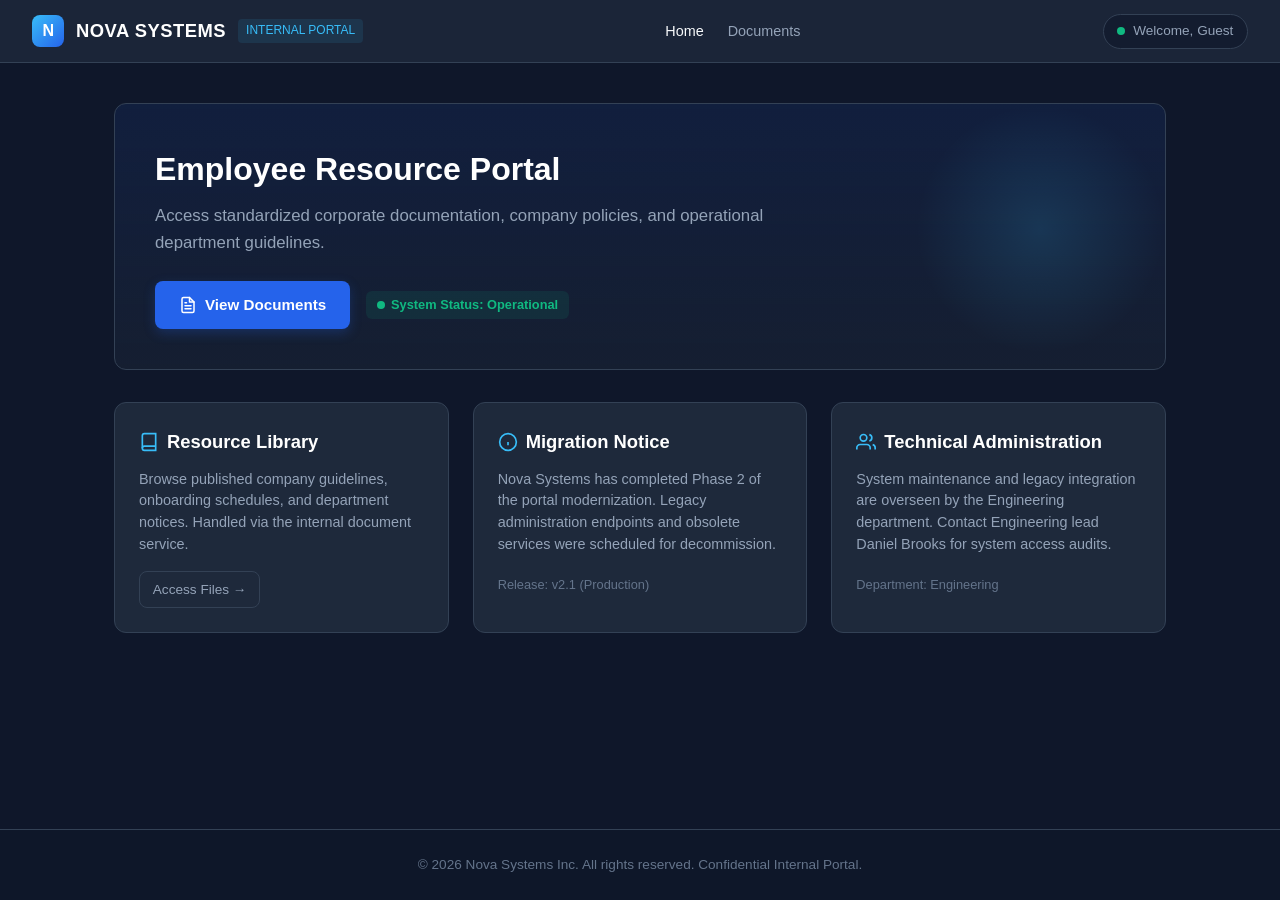
<file: templates/index.html>
<!DOCTYPE html>
<html lang="en">
<head>
  <meta charset="UTF-8">
  <meta name="viewport" content="width=device-width, initial-scale=1.0">
  <title>Nova Systems — Employee Resource Portal</title>
  <link rel="stylesheet" href="/static/style.css">
</head>
<body>
  <!-- Navigation Bar -->
  <nav class="navbar">
    <a href="/" class="nav-brand">
      <div class="brand-icon">N</div>
      <span class="brand-name">NOVA SYSTEMS</span>
      <span class="brand-tag">Internal Portal</span>
    </a>
    <ul class="nav-links">
      <li><a href="/" class="active">Home</a></li>
      <li><a href="/reports?file=welcome.txt">Documents</a></li>
    </ul>
    <div class="user-badge">
      <span class="user-dot"></span>
      <span>Welcome, Guest</span>
    </div>
  </nav>

  <!-- Main Container -->
  <div class="container">
    <div class="hero-banner">
      <h1 class="hero-title">Employee Resource Portal</h1>
      <p class="hero-desc">
        Access standardized corporate documentation, company policies, and operational department guidelines.
      </p>
      <div style="display: flex; gap: 1rem; align-items: center;">
        <a href="/reports?file=welcome.txt" class="btn-primary">
          <svg width="18" height="18" viewBox="0 0 24 24" fill="none" stroke="currentColor" stroke-width="2" stroke-linecap="round" stroke-linejoin="round">
            <path d="M14 2H6a2 2 0 0 0-2 2v16a2 2 0 0 0 2 2h12a2 2 0 0 0 2-2V8z"></path>
            <polyline points="14 2 14 8 20 8"></polyline>
            <line x1="16" y1="13" x2="8" y2="13"></line>
            <line x1="16" y1="17" x2="8" y2="17"></line>
            <polyline points="10 9 9 9 8 9"></polyline>
          </svg>
          View Documents
        </a>
        <span class="status-pill">
          <span class="user-dot" style="background-color: var(--success);"></span>
          System Status: Operational
        </span>
      </div>
    </div>

    <!-- Grid Content -->
    <div class="grid-3">
      <!-- Card 1: Documentation Library -->
      <div class="card">
        <h2 class="card-title">
          <svg width="20" height="20" viewBox="0 0 24 24" fill="none" stroke="currentColor" stroke-width="2">
            <path d="M4 19.5A2.5 2.5 0 0 1 6.5 17H20"></path>
            <path d="M6.5 2H20v20H6.5A2.5 2.5 0 0 1 4 19.5v-15A2.5 2.5 0 0 1 6.5 2z"></path>
          </svg>
          Resource Library
        </h2>
        <p class="card-text">
          Browse published company guidelines, onboarding schedules, and department notices. Handled via the internal document service.
        </p>
        <a href="/reports?file=welcome.txt" class="btn-secondary" style="font-size: 0.85rem; padding: 0.4rem 0.8rem;">
          Access Files &rarr;
        </a>
      </div>

      <!-- Card 2: Portal Migration Notice -->
      <div class="card">
        <h2 class="card-title">
          <svg width="20" height="20" viewBox="0 0 24 24" fill="none" stroke="currentColor" stroke-width="2">
            <circle cx="12" cy="12" r="10"></circle>
            <line x1="12" y1="16" x2="12" y2="12"></line>
            <line x1="12" y1="8" x2="12.01" y2="8"></line>
          </svg>
          Migration Notice
        </h2>
        <p class="card-text">
          Nova Systems has completed Phase 2 of the portal modernization. Legacy administration endpoints and obsolete services were scheduled for decommission.
        </p>
        <span style="font-size: 0.8rem; color: var(--text-dim);">Release: v2.1 (Production)</span>
      </div>

      <!-- Card 3: Department Technical Contacts -->
      <div class="card">
        <h2 class="card-title">
          <svg width="20" height="20" viewBox="0 0 24 24" fill="none" stroke="currentColor" stroke-width="2">
            <path d="M17 21v-2a4 4 0 0 0-4-4H5a4 4 0 0 0-4 4v2"></path>
            <circle cx="9" cy="7" r="4"></circle>
            <path d="M23 21v-2a4 4 0 0 0-3-3.87"></path>
            <path d="M16 3.13a4 4 0 0 1 0 7.75"></path>
          </svg>
          Technical Administration
        </h2>
        <p class="card-text">
          System maintenance and legacy integration are overseen by the Engineering department. Contact Engineering lead Daniel Brooks for system access audits.
        </p>
        <span style="font-size: 0.8rem; color: var(--text-dim);">Department: Engineering</span>
      </div>
    </div>
  </div>

  <!-- Subtle legacy service hint in source inspection -->
  <!-- legacy document service v1.8 active - migration review by Engineering lead D. Brooks -->

  <!-- Footer -->
  <footer class="footer">
    <p>&copy; 2026 Nova Systems Inc. All rights reserved. Confidential Internal Portal.</p>
  </footer>
</body>
</html>
</file>
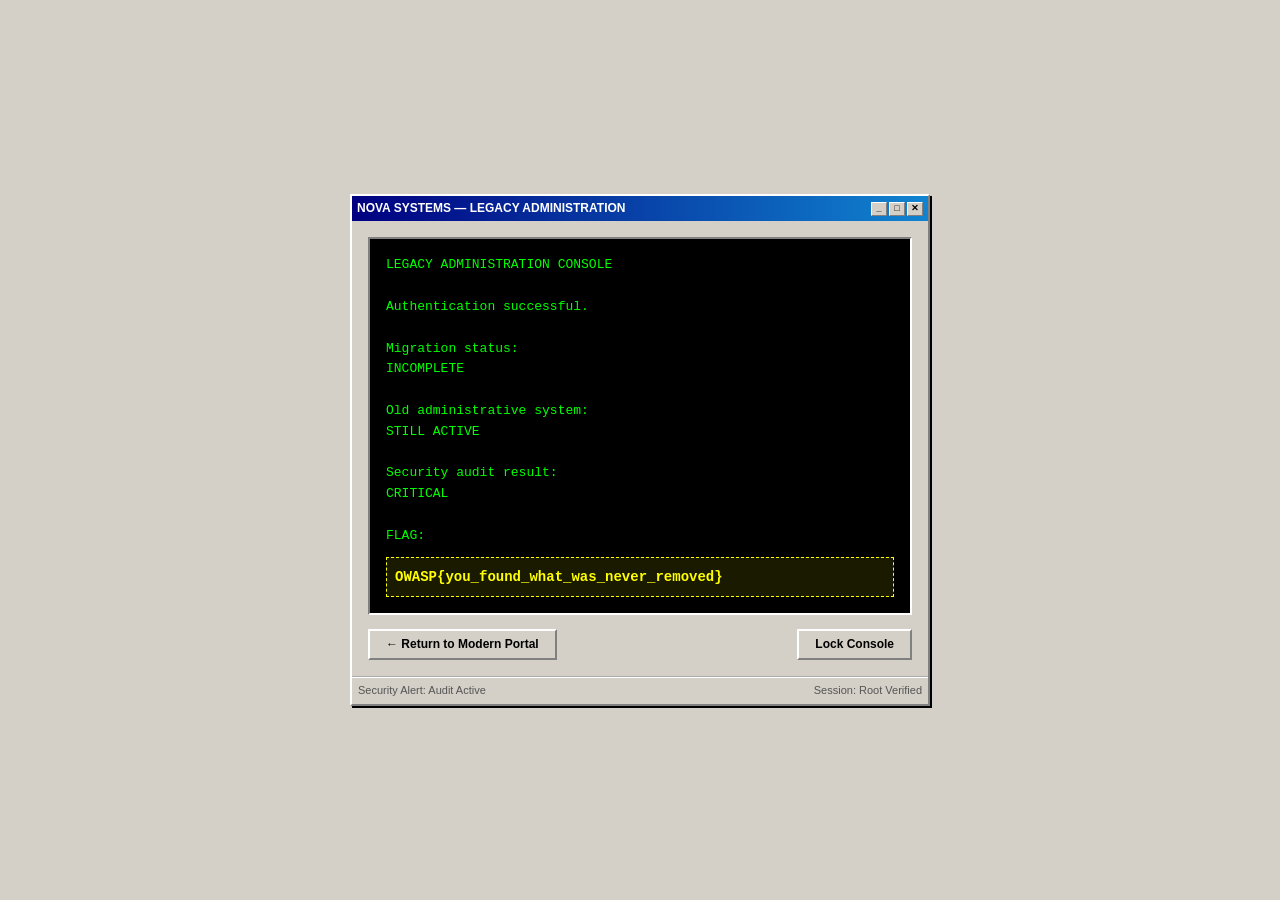
<file: templates/success.html>
<!DOCTYPE html>
<html lang="en">
<head>
  <meta charset="UTF-8">
  <title>NOVA SYSTEMS — LEGACY ADMINISTRATION</title>
  <link rel="stylesheet" href="/static/style.css">
</head>
<body class="legacy-body">
  <div class="legacy-window" style="width: 580px;">
    <div class="legacy-titlebar">
      <span>NOVA SYSTEMS — LEGACY ADMINISTRATION</span>
      <div class="legacy-title-controls">
        <div class="legacy-control-btn">_</div>
        <div class="legacy-control-btn">&#9633;</div>
        <div class="legacy-control-btn">&#10005;</div>
      </div>
    </div>

    <div class="legacy-content">
      <div class="legacy-terminal">LEGACY ADMINISTRATION CONSOLE

Authentication successful.

Migration status:
INCOMPLETE

Old administrative system:
STILL ACTIVE

Security audit result:
CRITICAL

FLAG:
<div class="flag-box">OWASP{you_found_what_was_never_removed}</div></div>

      <div style="display: flex; justify-content: space-between; align-items: center; margin-top: 10px;">
        <a href="/" class="legacy-btn" style="text-decoration: none; display: inline-block;">&larr; Return to Modern Portal</a>
        <a href="/legacy-console" class="legacy-btn" style="text-decoration: none; display: inline-block;">Lock Console</a>
      </div>
    </div>

    <div class="legacy-statusbar">
      <span>Security Alert: Audit Active</span>
      <span>Session: Root Verified</span>
    </div>
  </div>
</body>
</html>
</file>
<file: static/style.css>
/* ==========================================================================
   Nova Systems Employee Portal Stylesheet
   Modern Portal Theme & Legacy Console Theme
   ========================================================================== */

:root {
  --primary: #2563eb;
  --primary-hover: #1d4ed8;
  --bg-main: #0f172a;
  --bg-card: #1e293b;
  --bg-card-hover: #26354a;
  --border: #334155;
  --text-main: #f8fafc;
  --text-muted: #94a3b8;
  --text-dim: #64748b;
  --accent: #38bdf8;
  --success: #10b981;
  --warning: #f59e0b;
  --danger: #ef4444;
  --font-family: -apple-system, BlinkMacSystemFont, "Segoe UI", Roboto, "Helvetica Neue", Arial, sans-serif;
  --font-mono: "SFMono-Regular", Consolas, "Liberation Mono", Menlo, Courier, monospace;
}

* {
  box-sizing: border-box;
  margin: 0;
  padding: 0;
}

body {
  font-family: var(--font-family);
  background-color: var(--bg-main);
  color: var(--text-main);
  line-height: 1.6;
  min-height: 100vh;
  display: flex;
  flex-direction: column;
}

/* --------------------------------------------------------------------------
   Top Navigation
   -------------------------------------------------------------------------- */
.navbar {
  background-color: rgba(30, 41, 59, 0.85);
  backdrop-filter: blur(8px);
  border-bottom: 1px solid var(--border);
  padding: 0.85rem 2rem;
  display: flex;
  align-items: center;
  justify-content: space-between;
  position: sticky;
  top: 0;
  z-index: 100;
}

.nav-brand {
  display: flex;
  align-items: center;
  gap: 0.75rem;
  text-decoration: none;
  color: var(--text-main);
}

.brand-icon {
  width: 32px;
  height: 32px;
  background: linear-gradient(135deg, #38bdf8, #2563eb);
  border-radius: 8px;
  display: flex;
  align-items: center;
  justify-content: center;
  font-weight: 700;
  color: white;
  font-size: 1rem;
  letter-spacing: -0.5px;
}

.brand-name {
  font-size: 1.15rem;
  font-weight: 700;
  letter-spacing: 0.5px;
  color: #ffffff;
}

.brand-tag {
  font-size: 0.75rem;
  color: var(--accent);
  background: rgba(56, 189, 248, 0.1);
  padding: 0.15rem 0.5rem;
  border-radius: 4px;
  font-weight: 500;
  text-transform: uppercase;
}

.nav-links {
  display: flex;
  align-items: center;
  gap: 1.5rem;
  list-style: none;
}

.nav-links a {
  color: var(--text-muted);
  text-decoration: none;
  font-size: 0.9rem;
  font-weight: 500;
  transition: color 0.2s ease;
}

.nav-links a:hover,
.nav-links a.active {
  color: var(--text-main);
}

.user-badge {
  display: flex;
  align-items: center;
  gap: 0.5rem;
  background: rgba(15, 23, 42, 0.6);
  border: 1px solid var(--border);
  padding: 0.35rem 0.85rem;
  border-radius: 20px;
  font-size: 0.85rem;
  color: var(--text-muted);
}

.user-dot {
  width: 8px;
  height: 8px;
  border-radius: 50%;
  background-color: var(--success);
}

/* --------------------------------------------------------------------------
   Container & Page Layout
   -------------------------------------------------------------------------- */
.container {
  max-width: 1100px;
  margin: 0 auto;
  padding: 2.5rem 1.5rem;
  flex: 1;
  width: 100%;
}

.hero-banner {
  background: linear-gradient(180deg, rgba(37, 99, 235, 0.1) 0%, rgba(30, 41, 59, 0.4) 100%);
  border: 1px solid var(--border);
  border-radius: 12px;
  padding: 2.5rem;
  margin-bottom: 2rem;
  position: relative;
  overflow: hidden;
}

.hero-banner::before {
  content: "";
  position: absolute;
  top: 0;
  right: 0;
  width: 250px;
  height: 250px;
  background: radial-gradient(circle, rgba(56, 189, 248, 0.15) 0%, transparent 70%);
  pointer-events: none;
}

.hero-title {
  font-size: 2rem;
  font-weight: 700;
  color: #ffffff;
  margin-bottom: 0.5rem;
}

.hero-desc {
  font-size: 1.05rem;
  color: var(--text-muted);
  max-width: 650px;
  margin-bottom: 1.5rem;
}

.btn-primary {
  display: inline-flex;
  align-items: center;
  gap: 0.5rem;
  background-color: var(--primary);
  color: #ffffff;
  text-decoration: none;
  font-size: 0.95rem;
  font-weight: 600;
  padding: 0.75rem 1.5rem;
  border-radius: 8px;
  border: none;
  cursor: pointer;
  transition: all 0.2s ease;
  box-shadow: 0 4px 12px rgba(37, 99, 235, 0.25);
}

.btn-primary:hover {
  background-color: var(--primary-hover);
  transform: translateY(-1px);
}

.btn-secondary {
  display: inline-flex;
  align-items: center;
  gap: 0.5rem;
  background-color: transparent;
  color: var(--text-muted);
  text-decoration: none;
  font-size: 0.95rem;
  font-weight: 500;
  padding: 0.75rem 1.25rem;
  border-radius: 8px;
  border: 1px solid var(--border);
  cursor: pointer;
  transition: all 0.2s ease;
}

.btn-secondary:hover {
  color: var(--text-main);
  background-color: var(--bg-card);
}

/* --------------------------------------------------------------------------
   Cards Grid
   -------------------------------------------------------------------------- */
.grid-3 {
  display: grid;
  grid-template-columns: repeat(auto-fit, minmax(300px, 1fr));
  gap: 1.5rem;
  margin-bottom: 2rem;
}

.card {
  background-color: var(--bg-card);
  border: 1px solid var(--border);
  border-radius: 12px;
  padding: 1.5rem;
  transition: border-color 0.2s ease, transform 0.2s ease;
}

.card:hover {
  border-color: #475569;
}

.card-title {
  font-size: 1.15rem;
  font-weight: 600;
  color: #ffffff;
  margin-bottom: 0.75rem;
  display: flex;
  align-items: center;
  gap: 0.5rem;
}

.card-title svg {
  color: var(--accent);
}

.card-text {
  font-size: 0.9rem;
  color: var(--text-muted);
  line-height: 1.5;
  margin-bottom: 1rem;
}

.status-pill {
  display: inline-flex;
  align-items: center;
  gap: 0.4rem;
  font-size: 0.8rem;
  font-weight: 600;
  color: var(--success);
  background: rgba(16, 185, 129, 0.1);
  padding: 0.25rem 0.65rem;
  border-radius: 6px;
}

/* --------------------------------------------------------------------------
   Document Viewer (reports.html)
   -------------------------------------------------------------------------- */
.viewer-layout {
  display: grid;
  grid-template-columns: 280px 1fr;
  gap: 1.5rem;
}

.viewer-sidebar {
  background-color: var(--bg-card);
  border: 1px solid var(--border);
  border-radius: 10px;
  padding: 1.25rem;
  height: fit-content;
}

.sidebar-heading {
  font-size: 0.8rem;
  font-weight: 700;
  color: var(--text-dim);
  text-transform: uppercase;
  letter-spacing: 0.5px;
  margin-bottom: 0.85rem;
}

.doc-list {
  list-style: none;
  display: flex;
  flex-direction: column;
  gap: 0.35rem;
}

.doc-item a {
  display: flex;
  align-items: center;
  gap: 0.6rem;
  color: var(--text-muted);
  text-decoration: none;
  font-size: 0.9rem;
  padding: 0.5rem 0.75rem;
  border-radius: 6px;
  transition: all 0.2s ease;
}

.doc-item a:hover {
  background: rgba(255, 255, 255, 0.05);
  color: var(--text-main);
}

.doc-item.active a {
  background-color: rgba(37, 99, 235, 0.15);
  color: var(--accent);
  font-weight: 600;
}

.viewer-main {
  background-color: var(--bg-card);
  border: 1px solid var(--border);
  border-radius: 10px;
  overflow: hidden;
  display: flex;
  flex-direction: column;
}

.viewer-header {
  padding: 1rem 1.5rem;
  border-bottom: 1px solid var(--border);
  display: flex;
  align-items: center;
  justify-content: space-between;
  background: rgba(15, 23, 42, 0.4);
}

.viewer-filename {
  font-family: var(--font-mono);
  font-size: 0.9rem;
  color: var(--accent);
  background: rgba(56, 189, 248, 0.08);
  padding: 0.2rem 0.6rem;
  border-radius: 4px;
  border: 1px solid rgba(56, 189, 248, 0.2);
}

.doc-content {
  padding: 2rem;
  font-family: var(--font-mono);
  font-size: 0.92rem;
  line-height: 1.7;
  color: #e2e8f0;
  white-space: pre-wrap;
  word-break: break-word;
  background-color: #0b1120;
  min-height: 350px;
}

.error-banner {
  padding: 1.5rem;
  background: rgba(239, 68, 68, 0.1);
  border: 1px solid rgba(239, 68, 68, 0.3);
  border-radius: 8px;
  color: #fca5a5;
  font-size: 0.95rem;
  display: flex;
  align-items: center;
  gap: 0.75rem;
  margin: 1.5rem;
}

/* --------------------------------------------------------------------------
   Footer
   -------------------------------------------------------------------------- */
.footer {
  border-top: 1px solid var(--border);
  padding: 1.5rem 2rem;
  text-align: center;
  font-size: 0.85rem;
  color: var(--text-dim);
  background-color: rgba(15, 23, 42, 0.7);
  margin-top: auto;
}

/* ==========================================================================
   LEGACY CONSOLE THEME (Early 2000s / Retro Enterprise Look)
   ========================================================================== */
body.legacy-body {
  background-color: #d4d0c8;
  color: #000000;
  font-family: "MS Sans Serif", Tahoma, Verdana, sans-serif;
  font-size: 12px;
  display: flex;
  justify-content: center;
  align-items: center;
  min-height: 100vh;
  margin: 0;
  padding: 20px;
}

.legacy-window {
  background-color: #d4d0c8;
  border-top: 2px solid #ffffff;
  border-left: 2px solid #ffffff;
  border-right: 2px solid #808080;
  border-bottom: 2px solid #808080;
  box-shadow: 2px 2px 0px #000000;
  width: 520px;
  max-width: 100%;
}

.legacy-titlebar {
  background: linear-gradient(90deg, #000080, #1084d0);
  padding: 3px 5px;
  color: #ffffff;
  font-weight: bold;
  font-size: 12px;
  display: flex;
  align-items: center;
  justify-content: space-between;
}

.legacy-title-controls {
  display: flex;
  gap: 2px;
}

.legacy-control-btn {
  background-color: #d4d0c8;
  border-top: 1px solid #ffffff;
  border-left: 1px solid #ffffff;
  border-right: 1px solid #808080;
  border-bottom: 1px solid #808080;
  width: 16px;
  height: 14px;
  display: flex;
  align-items: center;
  justify-content: center;
  font-size: 9px;
  font-family: sans-serif;
  color: #000;
  line-height: 1;
}

.legacy-content {
  padding: 16px;
}

.legacy-fieldset {
  border: 2px groove #ffffff;
  padding: 14px;
  margin-bottom: 14px;
  background-color: #d4d0c8;
}

.legacy-legend {
  font-weight: bold;
  padding: 0 4px;
  color: #000080;
}

.legacy-header-text {
  font-size: 13px;
  font-weight: bold;
  margin-bottom: 6px;
  color: #000;
}

.legacy-notice {
  font-size: 11px;
  color: #333;
  margin-bottom: 14px;
  line-height: 1.4;
}

.legacy-form-group {
  margin-bottom: 12px;
}

.legacy-label {
  display: block;
  font-weight: bold;
  margin-bottom: 4px;
}

.legacy-input {
  width: 100%;
  padding: 4px 6px;
  font-family: Courier, monospace;
  font-size: 14px;
  border-top: 2px solid #808080;
  border-left: 2px solid #808080;
  border-right: 2px solid #ffffff;
  border-bottom: 2px solid #ffffff;
  background-color: #ffffff;
  color: #000000;
  outline: none;
}

.legacy-input:focus {
  background-color: #ffffee;
}

.legacy-actions {
  display: flex;
  justify-content: flex-end;
  gap: 8px;
  margin-top: 12px;
}

.legacy-btn {
  background-color: #d4d0c8;
  border-top: 2px solid #ffffff;
  border-left: 2px solid #ffffff;
  border-right: 2px solid #808080;
  border-bottom: 2px solid #808080;
  padding: 4px 16px;
  font-family: "MS Sans Serif", Tahoma, sans-serif;
  font-size: 12px;
  font-weight: bold;
  color: #000;
  cursor: pointer;
}

.legacy-btn:active {
  border-top: 2px solid #808080;
  border-left: 2px solid #808080;
  border-right: 2px solid #ffffff;
  border-bottom: 2px solid #ffffff;
}

.legacy-error {
  background-color: #ffcccc;
  border: 1px solid #cc0000;
  color: #990000;
  padding: 6px 10px;
  margin-bottom: 12px;
  font-weight: bold;
}

.legacy-statusbar {
  border-top: 2px groove #ffffff;
  padding: 4px 6px;
  font-size: 11px;
  color: #555;
  background-color: #d4d0c8;
  display: flex;
  justify-content: space-between;
}

/* Terminal output in legacy success window */
.legacy-terminal {
  background-color: #000000;
  color: #00ff00;
  font-family: "Courier New", Courier, monospace;
  font-size: 13px;
  padding: 16px;
  border-top: 2px solid #808080;
  border-left: 2px solid #808080;
  border-right: 2px solid #ffffff;
  border-bottom: 2px solid #ffffff;
  white-space: pre-wrap;
  line-height: 1.6;
  margin-bottom: 14px;
}

.flag-box {
  color: #ffff00;
  font-weight: bold;
  font-size: 14px;
  background: rgba(255, 255, 0, 0.1);
  padding: 8px;
  border: 1px dashed #ffff00;
  margin-top: 10px;
}
</file>
